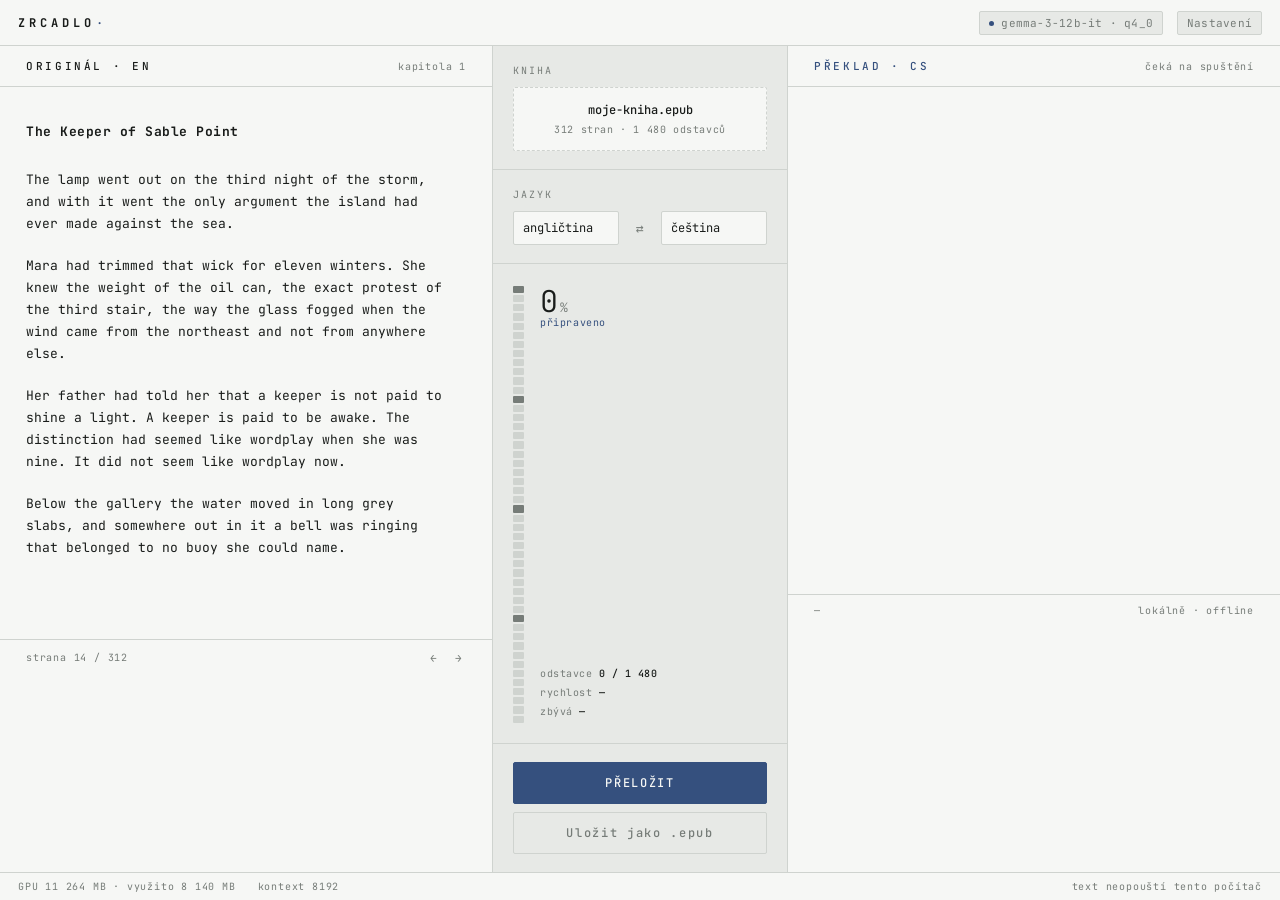
<file: ui-reference.html>
<!DOCTYPE html>
<html lang="cs">
<head>
<meta charset="utf-8">
<meta name="viewport" content="width=device-width, initial-scale=1">
<title>Zrcadlo</title>
<link rel="preconnect" href="https://fonts.googleapis.com">
<link rel="preconnect" href="https://fonts.gstatic.com" crossorigin>
<link href="https://fonts.googleapis.com/css2?family=JetBrains+Mono:ital,wght@0,300;0,400;0,500;0,700;1,400&display=swap" rel="stylesheet">
<style>
:root{
  --paper:#E7E9E6;
  --panel:#F6F7F5;
  --ink:#191C1A;
  --muted:#767C78;
  --rule:#CFD3CF;
  --accent:#35507E;
  --accent-ink:#243A5E;
  --accent-soft:rgba(53,80,126,.10);
  --mono:"JetBrains Mono",ui-monospace,SFMono-Regular,Menlo,monospace;
  --step:1.7;
}
*{box-sizing:border-box;margin:0;padding:0}
html,body{height:100%}
body{
  background:var(--paper);
  color:var(--ink);
  font-family:var(--mono);
  font-size:13px;
  font-weight:400;
  -webkit-font-smoothing:antialiased;
}
:focus-visible{outline:2px solid var(--accent);outline-offset:2px}

.app{height:100vh;display:flex;flex-direction:column}

/* ---------- top bar ---------- */
.bar{
  display:flex;align-items:center;justify-content:space-between;
  padding:0 18px;height:46px;
  border-bottom:1px solid var(--rule);
  background:var(--panel);
}
.brand{font-weight:700;letter-spacing:.34em;font-size:12px}
.brand span{color:var(--accent);font-weight:400}
.bar-right{display:flex;align-items:center;gap:14px;color:var(--muted);font-size:11px}
.chip{
  border:1px solid var(--rule);border-radius:2px;
  padding:4px 9px;background:var(--paper);
  letter-spacing:.02em;
}
.dot{width:5px;height:5px;border-radius:50%;background:var(--accent);display:inline-block;margin-right:7px;vertical-align:1px}

/* ---------- stage ---------- */
.stage{
  flex:1;display:grid;grid-template-columns:1fr 296px 1fr;
  min-height:0;
}
.pane{display:flex;flex-direction:column;min-height:0;background:var(--panel)}
.pane--tgt{background:var(--panel)}
.pane-head{
  display:flex;align-items:baseline;justify-content:space-between;
  padding:13px 26px;border-bottom:1px solid var(--rule);
}
.pane-lang{font-size:11px;letter-spacing:.24em;font-weight:500}
.pane--tgt .pane-lang{color:var(--accent)}
.pane-meta{font-size:10px;color:var(--muted);letter-spacing:.08em}
.reader{
  overflow-y:auto;padding:34px 26px 60px;
  line-height:var(--step);
  font-size:13px;
  scrollbar-width:thin;
}
.reader p{margin-bottom:1.5em;max-width:52ch}
.reader p.head{font-weight:700;letter-spacing:.04em;margin-bottom:2em}
.pane--tgt .reader{color:var(--accent-ink)}
.pane--tgt .reader p{opacity:0;transform:translateY(3px);transition:opacity .5s ease,transform .5s ease}
.pane--tgt .reader p.on{opacity:1;transform:none}
.pane-foot{
  border-top:1px solid var(--rule);padding:9px 26px;
  display:flex;justify-content:space-between;align-items:center;
  font-size:10px;color:var(--muted);letter-spacing:.08em;
}
.pager{display:flex;gap:10px;align-items:center}
.pager button{
  font:inherit;font-size:11px;background:none;border:none;color:var(--muted);
  cursor:pointer;padding:2px 4px;border-radius:2px;
}
.pager button:hover{color:var(--ink)}

/* ---------- console ---------- */
.console{
  border-left:1px solid var(--rule);border-right:1px solid var(--rule);
  background:var(--paper);
  display:flex;flex-direction:column;min-height:0;
}
.block{padding:18px 20px;border-bottom:1px solid var(--rule)}
.label{
  font-size:10px;letter-spacing:.2em;color:var(--muted);
  display:block;margin-bottom:10px;
}
.file{
  border:1px dashed var(--rule);border-radius:2px;background:var(--panel);
  padding:14px;text-align:center;cursor:pointer;transition:border-color .2s,background .2s;
}
.file:hover{border-color:var(--accent);background:var(--accent-soft)}
.file .name{font-size:12px;font-weight:500;word-break:break-all}
.file .sub{font-size:10px;color:var(--muted);margin-top:5px;letter-spacing:.06em}

.langs{display:grid;grid-template-columns:1fr 30px 1fr;gap:6px;align-items:center}
select{
  font:inherit;font-size:12px;width:100%;
  background:var(--panel);border:1px solid var(--rule);border-radius:2px;
  padding:8px 9px;color:var(--ink);cursor:pointer;
  -webkit-appearance:none;appearance:none;
}
select:hover{border-color:var(--muted)}
.swap{
  font:inherit;font-size:13px;background:none;border:none;color:var(--muted);
  cursor:pointer;padding:6px 0;border-radius:2px;
}
.swap:hover{color:var(--accent)}

/* ---------- the spine ---------- */
.spine-block{flex:1;display:flex;gap:16px;padding:20px;min-height:0;border-bottom:1px solid var(--rule)}
.rail{width:11px;flex:none;display:flex;flex-direction:column;gap:2px;padding-top:2px}
.tick{flex:1;background:var(--rule);border-radius:1px;transition:background .35s ease}
.tick.done{background:var(--accent)}
.tick.now{background:var(--accent);animation:pulse 1.1s ease-in-out infinite}
.tick.chap{background:var(--muted)}
.tick.chap.done{background:var(--accent-ink)}
@keyframes pulse{0%,100%{opacity:1}50%{opacity:.28}}
.readout{display:flex;flex-direction:column;justify-content:space-between;padding:2px 0}
.pct{font-size:30px;font-weight:300;letter-spacing:-.04em;line-height:1}
.pct em{font-style:normal;font-size:13px;color:var(--muted);margin-left:3px}
.stats{font-size:10px;color:var(--muted);line-height:1.9;letter-spacing:.05em}
.stats b{font-weight:500;color:var(--ink)}
.now-line{font-size:10px;color:var(--accent);letter-spacing:.06em}

.actions{padding:18px 20px;display:grid;gap:8px}
.btn{
  font:inherit;font-size:12px;font-weight:500;letter-spacing:.14em;
  padding:12px;border-radius:2px;cursor:pointer;border:1px solid var(--accent);
  background:var(--accent);color:var(--panel);transition:background .2s,color .2s;
}
.btn:hover{background:var(--accent-ink);border-color:var(--accent-ink)}
.btn--ghost{background:none;color:var(--muted);border-color:var(--rule)}
.btn--ghost:hover{background:var(--panel);color:var(--ink);border-color:var(--muted)}

/* ---------- status ---------- */
.status{
  height:28px;border-top:1px solid var(--rule);background:var(--panel);
  display:flex;align-items:center;gap:22px;padding:0 18px;
  font-size:10px;color:var(--muted);letter-spacing:.08em;
}
.status .sep{flex:1}

@media (prefers-reduced-motion:reduce){
  *{animation:none!important;transition:none!important}
  .pane--tgt .reader p{opacity:1;transform:none}
}
@media (max-width:900px){
  .app{height:auto}
  .stage{grid-template-columns:1fr}
  .console{order:-1;border-left:none;border-right:none;border-bottom:1px solid var(--rule)}
  .spine-block{min-height:150px}
  .reader{max-height:46vh}
  .pane--src{border-bottom:1px solid var(--rule)}
}
</style>
</head>
<body>
<div class="app">

  <header class="bar">
    <div class="brand">ZRCADLO<span>·</span></div>
    <div class="bar-right">
      <span class="chip"><span class="dot"></span>gemma-3-12b-it · q4_0</span>
      <span class="chip">Nastavení</span>
    </div>
  </header>

  <main class="stage">

    <section class="pane pane--src">
      <div class="pane-head">
        <span class="pane-lang">ORIGINÁL · EN</span>
        <span class="pane-meta">kapitola 1</span>
      </div>
      <div class="reader" id="src"></div>
      <div class="pane-foot">
        <span>strana 14 / 312</span>
        <div class="pager">
          <button aria-label="Předchozí strana">←</button>
          <button aria-label="Další strana">→</button>
        </div>
      </div>
    </section>

    <section class="console">
      <div class="block">
        <span class="label">KNIHA</span>
        <div class="file" tabindex="0" role="button">
          <div class="name">moje-kniha.epub</div>
          <div class="sub">312 stran · 1 480 odstavců</div>
        </div>
      </div>

      <div class="block">
        <span class="label">JAZYK</span>
        <div class="langs">
          <select aria-label="Zdrojový jazyk">
            <option>angličtina</option>
            <option>němčina</option>
            <option>francouzština</option>
          </select>
          <button class="swap" aria-label="Prohodit jazyky">⇄</button>
          <select aria-label="Cílový jazyk">
            <option>čeština</option>
            <option>slovenština</option>
          </select>
        </div>
      </div>

      <div class="spine-block">
        <div class="rail" id="rail" aria-hidden="true"></div>
        <div class="readout">
          <div>
            <div class="pct"><span id="pct">0</span><em>%</em></div>
            <div class="now-line" id="nowline">připraveno</div>
          </div>
          <div class="stats">
            odstavce <b id="cnt">0 / 1 480</b><br>
            rychlost <b id="tps">—</b><br>
            zbývá <b id="eta">—</b>
          </div>
        </div>
      </div>

      <div class="actions">
        <button class="btn" id="go">PŘELOŽIT</button>
        <button class="btn btn--ghost" id="exp">Uložit jako .epub</button>
      </div>
    </section>

    <section class="pane pane--tgt">
      <div class="pane-head">
        <span class="pane-lang">PŘEKLAD · CS</span>
        <span class="pane-meta" id="tgtmeta">čeká na spuštění</span>
      </div>
      <div class="reader" id="tgt"></div>
      <div class="pane-foot">
        <span id="tgtfoot">—</span>
        <span>lokálně · offline</span>
      </div>
    </section>

  </main>

  <footer class="status">
    <span>GPU 11 264 MB · využito 8 140 MB</span>
    <span>kontext 8192</span>
    <span class="sep"></span>
    <span>text neopouští tento počítač</span>
  </footer>
</div>

<script>
const SRC = [
  {h:1,t:"The Keeper of Sable Point"},
  {t:"The lamp went out on the third night of the storm, and with it went the only argument the island had ever made against the sea."},
  {t:"Mara had trimmed that wick for eleven winters. She knew the weight of the oil can, the exact protest of the third stair, the way the glass fogged when the wind came from the northeast and not from anywhere else."},
  {t:"Her father had told her that a keeper is not paid to shine a light. A keeper is paid to be awake. The distinction had seemed like wordplay when she was nine. It did not seem like wordplay now."},
  {t:"Below the gallery the water moved in long grey slabs, and somewhere out in it a bell was ringing that belonged to no buoy she could name."}
];
const TGT = [
  {h:1,t:"Strážkyně Sobolího mysu"},
  {t:"Lampa zhasla třetí noc bouře a s ní zhasl i jediný důvod, který kdy ostrov postavil proti moři."},
  {t:"Mara zastřihovala ten knot jedenáct zim. Znala váhu kanystru s olejem, přesnou stížnost třetího schodu i to, jak se sklo zamlžuje, když vítr přijde od severovýchodu a odnikud jinud."},
  {t:"Otec jí říkal, že strážce není placený za to, aby svítil. Strážce je placený za to, aby bděl. V devíti letech jí to připadalo jako slovní hříčka. Teď už jí to tak nepřipadalo."},
  {t:"Pod ochozem se voda převalovala v dlouhých šedých deskách a kdesi v ní zvonil zvon, který nepatřil žádné bóji, kterou by uměla pojmenovat."}
];

const src=document.getElementById('src'), tgt=document.getElementById('tgt');
SRC.forEach(p=>{const el=document.createElement('p');if(p.h)el.className='head';el.textContent=p.t;src.appendChild(el)});
TGT.forEach(p=>{const el=document.createElement('p');if(p.h)el.className='head';el.textContent=p.t;tgt.appendChild(el)});

const rail=document.getElementById('rail'), TICKS=48;
for(let i=0;i<TICKS;i++){
  const d=document.createElement('div');
  d.className = i%12===0 ? 'tick chap' : 'tick';
  rail.appendChild(d);
}
const ticks=[...rail.children];

const TOTAL=1480, go=document.getElementById('go');
let timer=null, done=0;

function paint(){
  const r=done/TOTAL;
  document.getElementById('pct').textContent=Math.round(r*100);
  document.getElementById('cnt').textContent=done.toLocaleString('cs')+' / 1 480';
  const cut=Math.floor(r*TICKS);
  ticks.forEach((t,i)=>{t.classList.toggle('done',i<cut);t.classList.toggle('now',i===cut)});
  const paras=[...tgt.children], show=Math.min(paras.length,Math.ceil(r*paras.length*14));
  paras.forEach((p,i)=>p.classList.toggle('on',i<show));
}

go.addEventListener('click',()=>{
  if(timer){clearInterval(timer);timer=null;go.textContent='POKRAČOVAT';document.getElementById('nowline').textContent='pozastaveno';return}
  go.textContent='POZASTAVIT';
  document.getElementById('tgtmeta').textContent='kapitola 1';
  document.getElementById('tgtfoot').textContent='strana 14 / 312';
  timer=setInterval(()=>{
    done=Math.min(TOTAL,done+7);
    document.getElementById('nowline').textContent='překládá se odstavec '+done;
    document.getElementById('tps').textContent='31 tok/s';
    const left=Math.round((TOTAL-done)/7*0.09/60);
    document.getElementById('eta').textContent=left>0?left+' min':'< 1 min';
    paint();
    if(done>=TOTAL){clearInterval(timer);timer=null;go.textContent='HOTOVO';document.getElementById('nowline').textContent='přeloženo celé';}
  },90);
});
paint();
</script>
</body>
</html>
</file>
